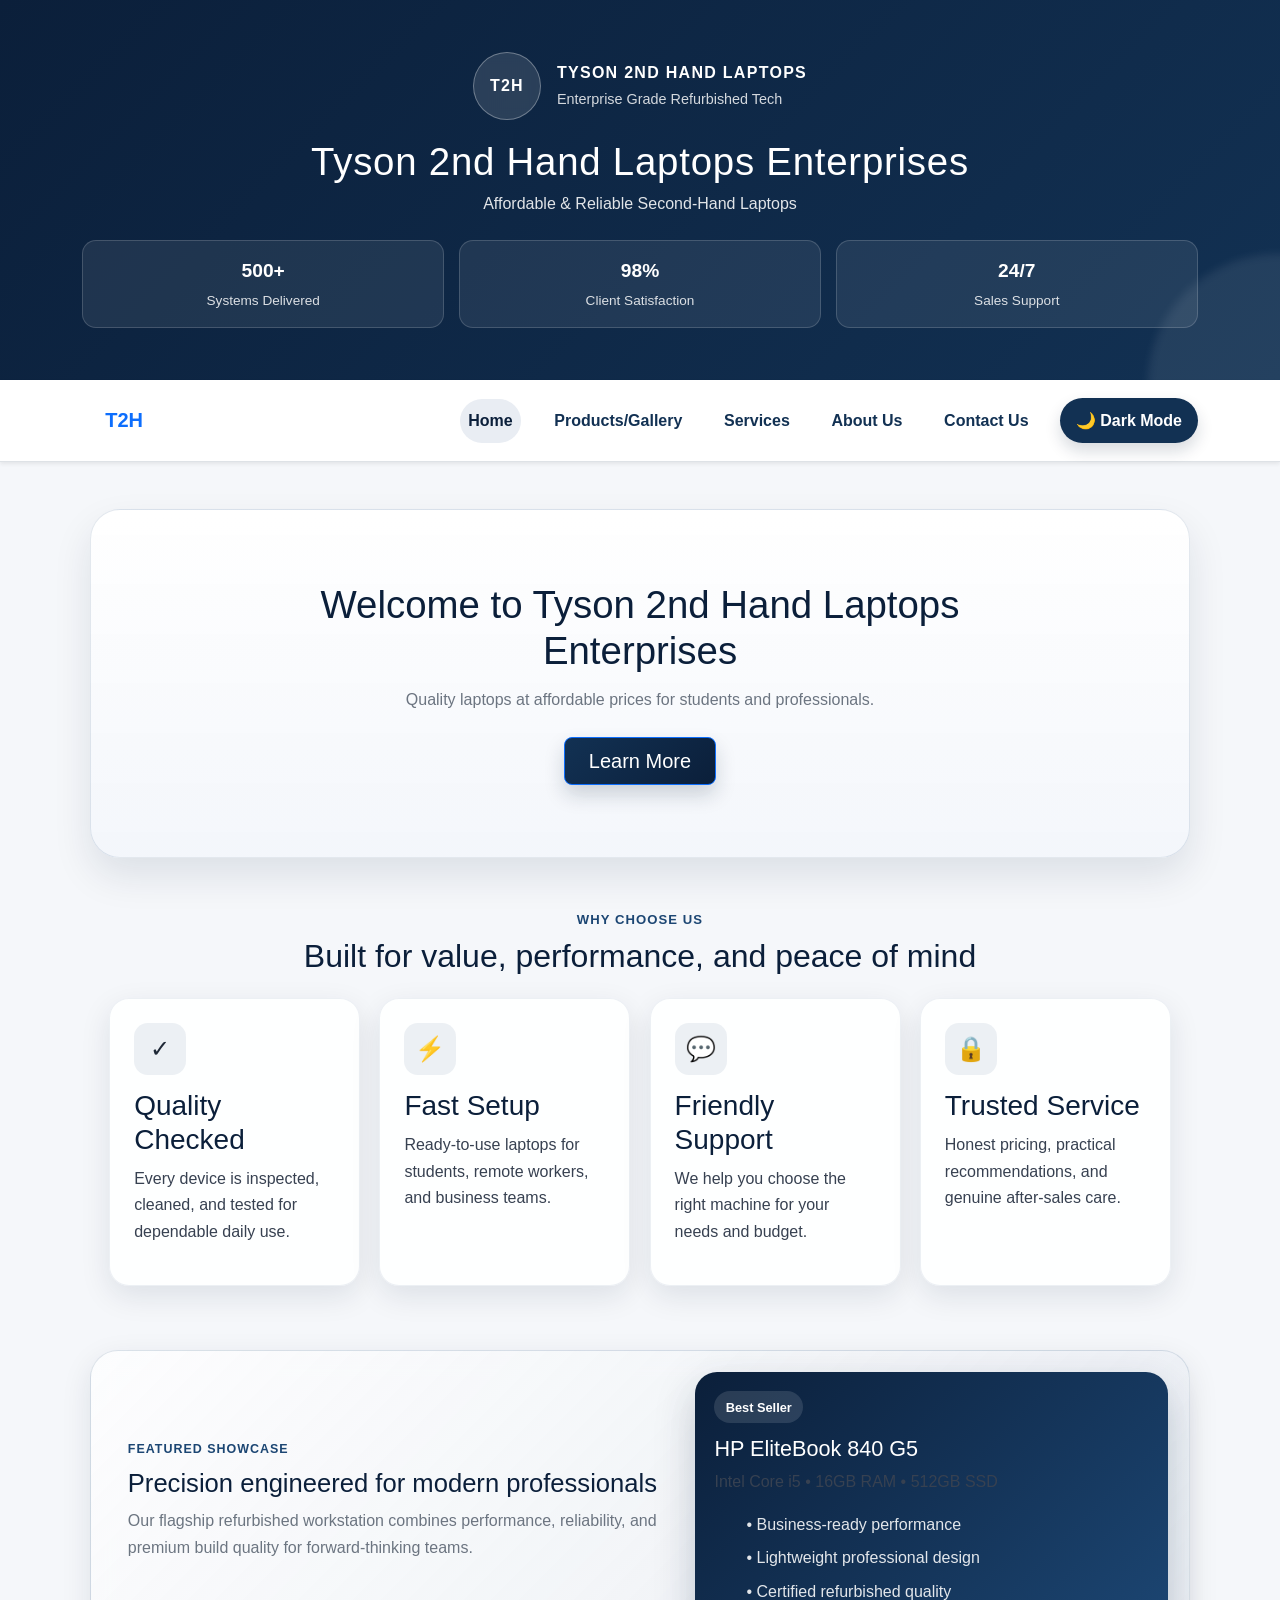
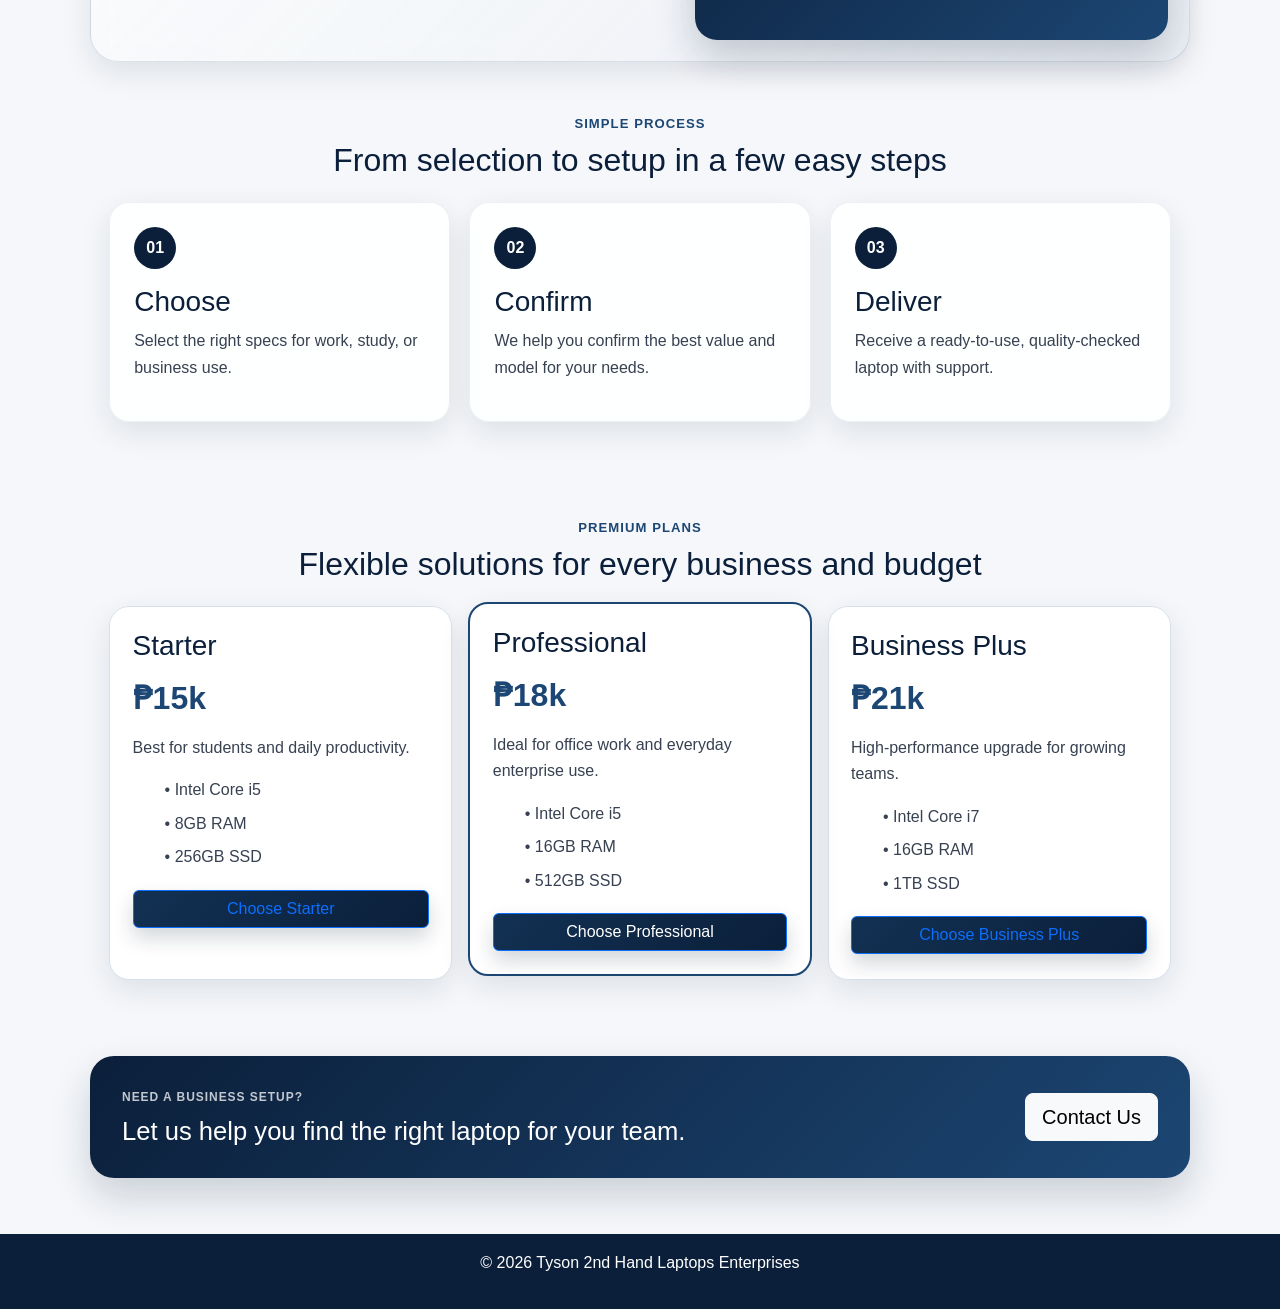
<file: index.html>
<!DOCTYPE html>
<html lang="en">

<head>
    <meta charset="UTF-8">
    <meta name="viewport" content="width=device-width, initial-scale=1.0">
    <title>Tyson 2nd Hand Laptops Enterprises</title>
    <link href="https://cdn.jsdelivr.net/npm/bootstrap@5.3.3/dist/css/bootstrap.min.css" rel="stylesheet">
    <link rel="stylesheet" href="CSS/style.css">
</head>

<body>

    <header>
        <div class="logo-strip">
            <div class="logo-badge">T2H</div>
            <div class="logo-copy">
                <strong>Tyson 2nd Hand Laptops</strong>
                <span>Enterprise Grade Refurbished Tech</span>
            </div>
        </div>
        <h1>Tyson 2nd Hand Laptops Enterprises</h1>
        <p>Affordable & Reliable Second-Hand Laptops</p>

        <div class="brand-stats container">
            <div class="brand-stat">
                <strong>500+</strong>
                <span>Systems Delivered</span>
            </div>
            <div class="brand-stat">
                <strong>98%</strong>
                <span>Client Satisfaction</span>
            </div>
            <div class="brand-stat">
                <strong>24/7</strong>
                <span>Sales Support</span>
            </div>
        </div>
    </header>

    <nav class="navbar navbar-expand-lg bg-white border-bottom shadow-sm sticky-top">
        <div class="container">
            <a class="navbar-brand fw-bold text-primary" href="index.html">T2H</a>
            <button class="navbar-toggler" type="button" data-bs-toggle="collapse" data-bs-target="#mainNav"
                aria-controls="mainNav" aria-expanded="false" aria-label="Toggle navigation">
                <span class="navbar-toggler-icon"></span>
            </button>
            <div class="collapse navbar-collapse" id="mainNav">
                <ul class="navbar-nav ms-auto align-items-lg-center gap-lg-2">
                    <li class="nav-item"><a class="nav-link active" href="index.html">Home</a></li>
                    <li class="nav-item"><a class="nav-link" href="pages/product.html">Products/Gallery</a></li>
                    <li class="nav-item"><a class="nav-link" href="pages/services.html">Services</a></li>
                    <li class="nav-item"><a class="nav-link" href="pages/about.html">About Us</a></li>
                    <li class="nav-item"><a class="nav-link" href="pages/contact.html">Contact Us</a></li>
                    <li class="nav-item">
                        <button id="themeToggle" class="btn btn-primary rounded-pill px-3 theme-toggle" type="button"
                            aria-label="Toggle dark mode">🌙 Dark Mode</button>
                    </li>
                </ul>
            </div>
        </div>
    </nav>

    <main class="container py-4">
        <section class="hero reveal float-in">
            <div class="row justify-content-center">
                <div class="col-lg-8 text-center">
                    <h2>Welcome to Tyson 2nd Hand Laptops Enterprises</h2>
                    <p>Quality laptops at affordable prices for students and professionals.</p>
                    <button class="btn btn-primary btn-lg px-4" onclick="showMessage()">Learn More</button>
                </div>
            </div>
        </section>

        <section class="reveal py-5">
            <div class="section-heading">
                <span>Why choose us</span>
                <h2>Built for value, performance, and peace of mind</h2>
            </div>

            <div class="feature-grid">
                <article class="feature-card">
                    <div class="feature-icon">✓</div>
                    <h3>Quality Checked</h3>
                    <p>Every device is inspected, cleaned, and tested for dependable daily use.</p>
                </article>
                <article class="feature-card">
                    <div class="feature-icon">⚡</div>
                    <h3>Fast Setup</h3>
                    <p>Ready-to-use laptops for students, remote workers, and business teams.</p>
                </article>
                <article class="feature-card">
                    <div class="feature-icon">💬</div>
                    <h3>Friendly Support</h3>
                    <p>We help you choose the right machine for your needs and budget.</p>
                </article>
                <article class="feature-card">
                    <div class="feature-icon">🔒</div>
                    <h3>Trusted Service</h3>
                    <p>Honest pricing, practical recommendations, and genuine after-sales care.</p>
                </article>
            </div>
        </section>

        <section class="showcase-banner reveal">
            <div class="showcase-grid">
                <div class="showcase-copy">
                    <span>Featured Showcase</span>
                    <h3>Precision engineered for modern professionals</h3>
                    <p>Our flagship refurbished workstation combines performance, reliability, and premium build quality
                        for
                        forward-thinking teams.</p>
                </div>

                <div class="showcase-product">
                    <div class="product-tag">Best Seller</div>
                    <h4>HP EliteBook 840 G5</h4>
                    <p>Intel Core i5 • 16GB RAM • 512GB SSD</p>
                    <ul>
                        <li>• Business-ready performance</li>
                        <li>• Lightweight professional design</li>
                        <li>• Certified refurbished quality</li>
                    </ul>
                </div>
            </div>
        </section>

        <section class="reveal py-5">
            <div class="section-heading">
                <span>Simple process</span>
                <h2>From selection to setup in a few easy steps</h2>
            </div>

            <div class="step-grid">
                <div class="step-card">
                    <span>01</span>
                    <h3>Choose</h3>
                    <p>Select the right specs for work, study, or business use.</p>
                </div>
                <div class="step-card">
                    <span>02</span>
                    <h3>Confirm</h3>
                    <p>We help you confirm the best value and model for your needs.</p>
                </div>
                <div class="step-card">
                    <span>03</span>
                    <h3>Deliver</h3>
                    <p>Receive a ready-to-use, quality-checked laptop with support.</p>
                </div>
            </div>
        </section>

        <section class="reveal">
            <div class="section-heading">
                <span>Premium Plans</span>
                <h2>Flexible solutions for every business and budget</h2>
            </div>

            <div class="pricing-table">
                <div class="price-card">
                    <h3>Starter</h3>
                    <div class="price">₱15k</div>
                    <p>Best for students and daily productivity.</p>
                    <ul>
                        <li>• Intel Core i5</li>
                        <li>• 8GB RAM</li>
                        <li>• 256GB SSD</li>
                    </ul>
                    <button type="button" class="btn btn-outline-primary w-100">Choose Starter</button>
                </div>

                <div class="price-card featured">
                    <h3>Professional</h3>
                    <div class="price">₱18k</div>
                    <p>Ideal for office work and everyday enterprise use.</p>
                    <ul>
                        <li>• Intel Core i5</li>
                        <li>• 16GB RAM</li>
                        <li>• 512GB SSD</li>
                    </ul>
                    <button type="button" class="btn btn-primary w-100">Choose Professional</button>
                </div>

                <div class="price-card">
                    <h3>Business Plus</h3>
                    <div class="price">₱21k</div>
                    <p>High-performance upgrade for growing teams.</p>
                    <ul>
                        <li>• Intel Core i7</li>
                        <li>• 16GB RAM</li>
                        <li>• 1TB SSD</li>
                    </ul>
                    <button type="button" class="btn btn-outline-primary w-100">Choose Business Plus</button>
                </div>
            </div>
        </section>

        <section class="reveal cta-strip">
            <div>
                <span>Need a business setup?</span>
                <h3>Let us help you find the right laptop for your team.</h3>
            </div>
            <a class="btn btn-light btn-lg" href="pages/contact.html">Contact Us</a>
        </section>
    </main>

    <footer>
        <p>&copy; 2026 Tyson 2nd Hand Laptops Enterprises</p>
    </footer>

    <script src="https://cdn.jsdelivr.net/npm/bootstrap@5.3.3/dist/js/bootstrap.bundle.min.js"></script>
    <script src="JS/script.js"></script>
</body>

</html>
</file>
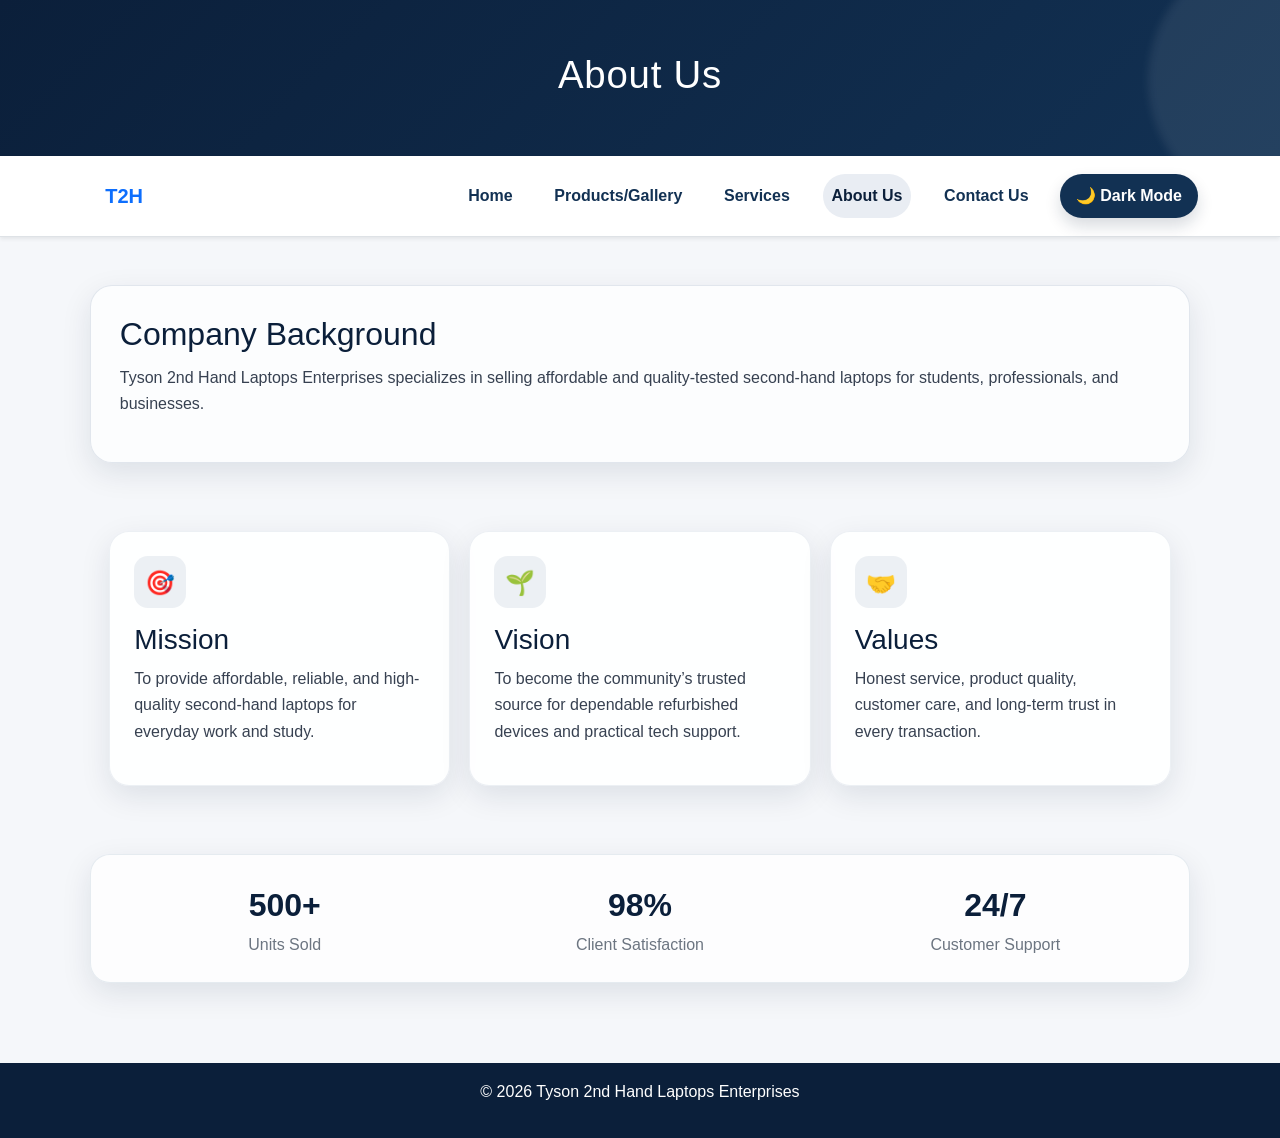
<file: pages/about.html>
<!DOCTYPE html>
<html lang="en">

<head>
    <meta charset="UTF-8">
    <meta name="viewport" content="width=device-width, initial-scale=1.0">
    <title>About Us</title>
    <link href="https://cdn.jsdelivr.net/npm/bootstrap@5.3.3/dist/css/bootstrap.min.css" rel="stylesheet">
    <link rel="stylesheet" href="../CSS/style.css">
</head>

<body>

    <header>
        <h1>About Us</h1>
    </header>

    <nav class="navbar navbar-expand-lg bg-white border-bottom shadow-sm sticky-top">
        <div class="container">
            <a class="navbar-brand fw-bold text-primary" href="../index.html">T2H</a>
            <button class="navbar-toggler" type="button" data-bs-toggle="collapse" data-bs-target="#mainNav"
                aria-controls="mainNav" aria-expanded="false" aria-label="Toggle navigation">
                <span class="navbar-toggler-icon"></span>
            </button>
            <div class="collapse navbar-collapse" id="mainNav">
                <ul class="navbar-nav ms-auto align-items-lg-center gap-lg-2">
                    <li class="nav-item"><a class="nav-link" href="../index.html">Home</a></li>
                    <li class="nav-item"><a class="nav-link" href="product.html">Products/Gallery</a></li>
                    <li class="nav-item"><a class="nav-link" href="services.html">Services</a></li>
                    <li class="nav-item"><a class="nav-link active" href="about.html">About Us</a></li>
                    <li class="nav-item"><a class="nav-link" href="contact.html">Contact Us</a></li>
                    <li class="nav-item">
                        <button id="themeToggle" class="btn btn-primary rounded-pill px-3 theme-toggle" type="button"
                            aria-label="Toggle dark mode">🌙 Dark Mode</button>
                    </li>
                </ul>
            </div>
        </div>
    </nav>

    <main class="container py-5">
        <section class="page-intro reveal">
            <h2>Company Background</h2>
            <p>
                Tyson 2nd Hand Laptops Enterprises specializes in selling affordable and quality-tested second-hand
                laptops for students, professionals, and businesses.
            </p>
        </section>

        <section class="feature-grid reveal">
            <article class="feature-card">
                <div class="feature-icon">🎯</div>
                <h3>Mission</h3>
                <p>To provide affordable, reliable, and high-quality second-hand laptops for everyday work and study.
                </p>
            </article>
            <article class="feature-card">
                <div class="feature-icon">🌱</div>
                <h3>Vision</h3>
                <p>To become the community’s trusted source for dependable refurbished devices and practical tech
                    support.</p>
            </article>
            <article class="feature-card">
                <div class="feature-icon">🤝</div>
                <h3>Values</h3>
                <p>Honest service, product quality, customer care, and long-term trust in every transaction.</p>
            </article>
        </section>

        <section class="stats-panel reveal">
            <div>
                <strong>500+</strong>
                <span>Units Sold</span>
            </div>
            <div>
                <strong>98%</strong>
                <span>Client Satisfaction</span>
            </div>
            <div>
                <strong>24/7</strong>
                <span>Customer Support</span>
            </div>
        </section>
    </main>

    <footer>
        <p>&copy; 2026 Tyson 2nd Hand Laptops Enterprises</p>
    </footer>

    <script src="https://cdn.jsdelivr.net/npm/bootstrap@5.3.3/dist/js/bootstrap.bundle.min.js"></script>
    <script src="../JS/script.js"></script>
</body>

</html>
</file>
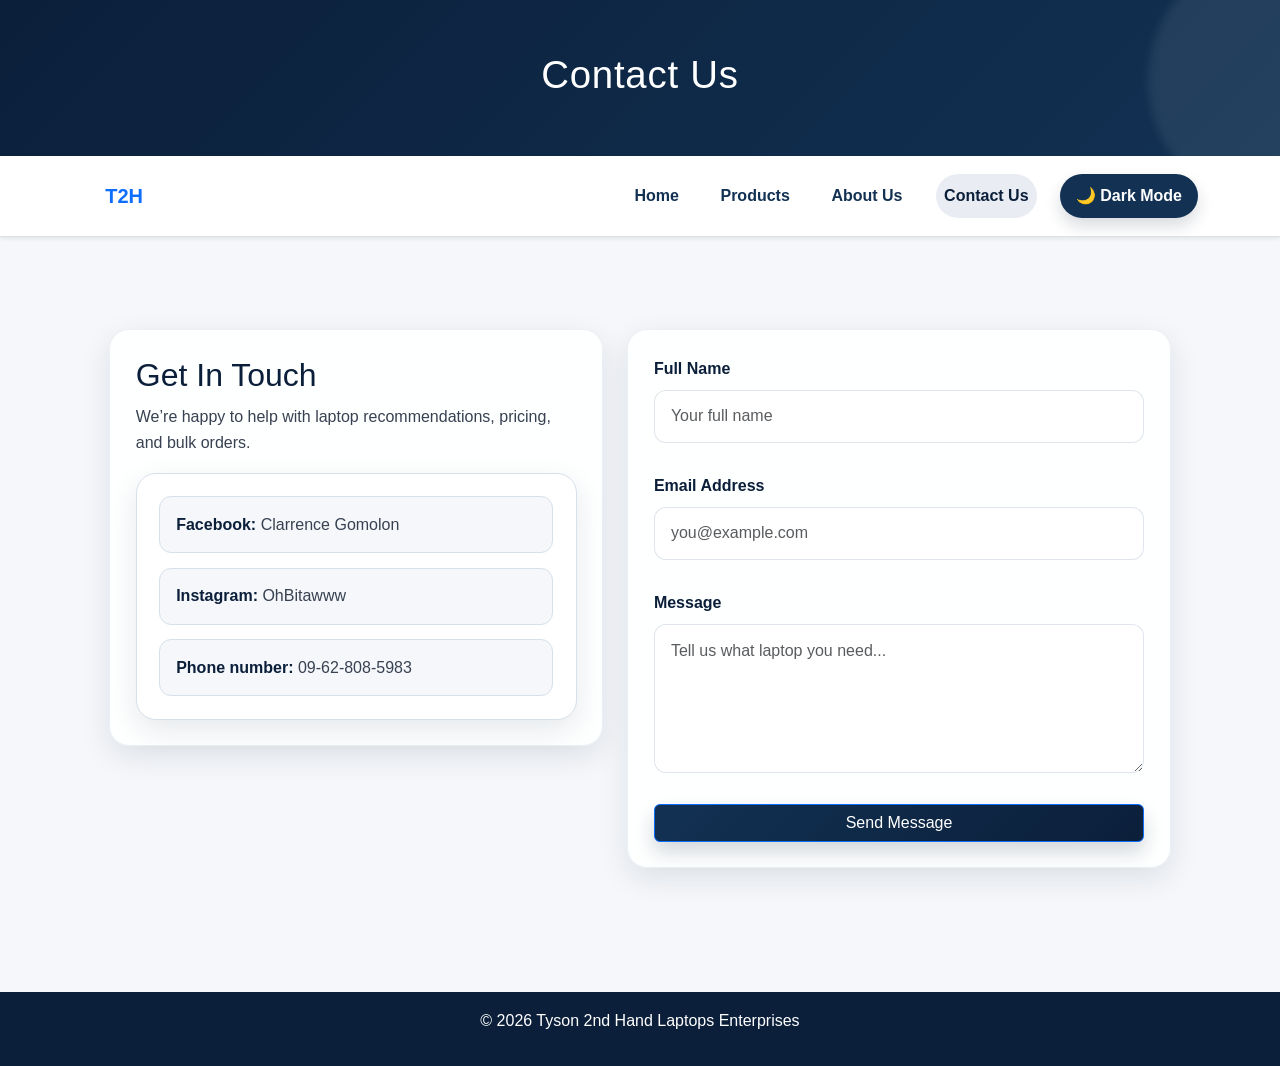
<file: pages/contact.html>
<!DOCTYPE html>
<html lang="en">

<head>
    <meta charset="UTF-8">
    <meta name="viewport" content="width=device-width, initial-scale=1.0">
    <title>Contact Us</title>
    <link href="https://cdn.jsdelivr.net/npm/bootstrap@5.3.3/dist/css/bootstrap.min.css" rel="stylesheet">
    <link rel="stylesheet" href="../CSS/style.css">
</head>

<body>

    <header>
        <h1>Contact Us</h1>
    </header>

    <nav class="navbar navbar-expand-lg bg-white border-bottom shadow-sm sticky-top">
        <div class="container">
            <a class="navbar-brand fw-bold text-primary" href="../index.html">T2H</a>
            <button class="navbar-toggler" type="button" data-bs-toggle="collapse" data-bs-target="#mainNav"
                aria-controls="mainNav" aria-expanded="false" aria-label="Toggle navigation">
                <span class="navbar-toggler-icon"></span>
            </button>
            <div class="collapse navbar-collapse" id="mainNav">
                <ul class="navbar-nav ms-auto align-items-lg-center gap-lg-2">
                    <li class="nav-item"><a class="nav-link" href="../index.html">Home</a></li>
                    <li class="nav-item"><a class="nav-link" href="product.html">Products</a></li>
                    <li class="nav-item"><a class="nav-link" href="about.html">About Us</a></li>
                    <li class="nav-item"><a class="nav-link active" href="contact.html">Contact Us</a></li>
                    <li class="nav-item">
                        <button id="themeToggle" class="btn btn-primary rounded-pill px-3 theme-toggle" type="button"
                            aria-label="Toggle dark mode">🌙 Dark Mode</button>
                    </li>
                </ul>
            </div>
        </div>
    </nav>

    <main class="container py-5">
        <section class="contact-layout">
            <div class="contact-panel">
                <h2>Get In Touch</h2>
                <p>We’re happy to help with laptop recommendations, pricing, and bulk orders.</p>

                <div class="contact-details">
                    <p><strong>Facebook:</strong> Clarrence Gomolon</p>
                    <p><strong>Instagram:</strong> OhBitawww</p>
                    <p><strong>Phone number:</strong> 09-62-808-5983</p>
                </div>
            </div>

            <form id="contactForm" class="contact-form">
                <div class="mb-3">
                    <label for="name" class="form-label">Full Name</label>
                    <input id="name" name="name" type="text" class="form-control" placeholder="Your full name" required>
                </div>
                <div class="mb-3">
                    <label for="email" class="form-label">Email Address</label>
                    <input id="email" name="email" type="email" class="form-control" placeholder="you@example.com"
                        required>
                </div>
                <div class="mb-3">
                    <label for="message" class="form-label">Message</label>
                    <textarea id="message" name="message" class="form-control" rows="5"
                        placeholder="Tell us what laptop you need..." required></textarea>
                </div>
                <button type="submit" class="btn btn-primary w-100">Send Message</button>
            </form>
        </section>
    </main>

    <footer>
        <p>&copy; 2026 Tyson 2nd Hand Laptops Enterprises</p>
    </footer>

    <script src="https://cdn.jsdelivr.net/npm/bootstrap@5.3.3/dist/js/bootstrap.bundle.min.js"></script>
    <script src="../JS/script.js"></script>
</body>

</html>
</file>
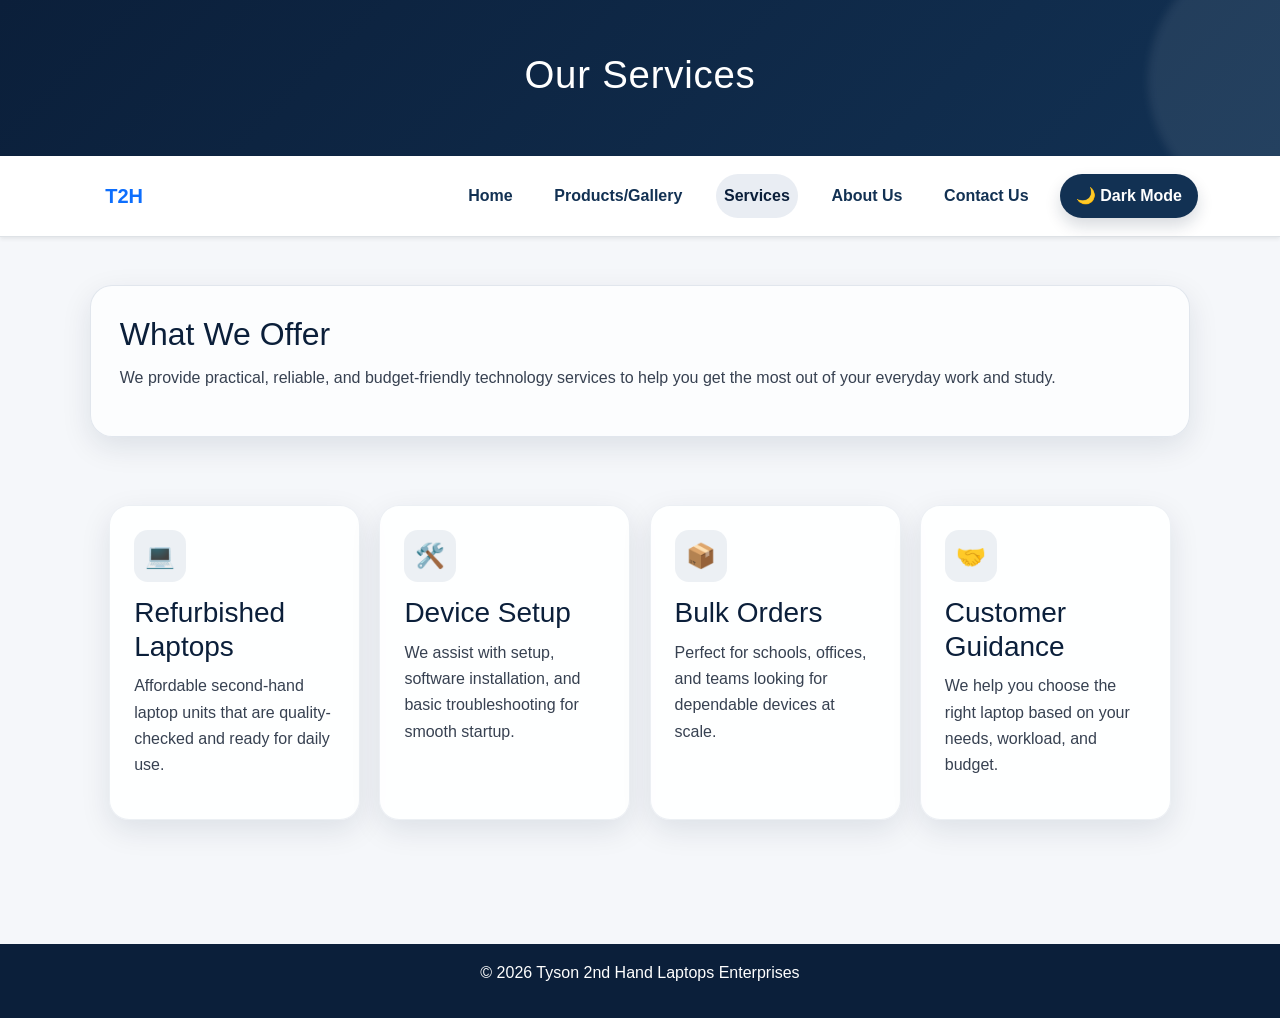
<file: pages/services.html>
<!DOCTYPE html>
<html lang="en">

<head>
    <meta charset="UTF-8">
    <meta name="viewport" content="width=device-width, initial-scale=1.0">
    <title>Services</title>
    <link href="https://cdn.jsdelivr.net/npm/bootstrap@5.3.3/dist/css/bootstrap.min.css" rel="stylesheet">
    <link rel="stylesheet" href="../CSS/style.css">
</head>

<body>

    <header>
        <h1>Our Services</h1>
    </header>

    <nav class="navbar navbar-expand-lg bg-white border-bottom shadow-sm sticky-top">
        <div class="container">
            <a class="navbar-brand fw-bold text-primary" href="../index.html">T2H</a>
            <button class="navbar-toggler" type="button" data-bs-toggle="collapse" data-bs-target="#mainNav"
                aria-controls="mainNav" aria-expanded="false" aria-label="Toggle navigation">
                <span class="navbar-toggler-icon"></span>
            </button>
            <div class="collapse navbar-collapse" id="mainNav">
                <ul class="navbar-nav ms-auto align-items-lg-center gap-lg-2">
                    <li class="nav-item"><a class="nav-link" href="../index.html">Home</a></li>
                    <li class="nav-item"><a class="nav-link" href="product.html">Products/Gallery</a></li>
                    <li class="nav-item"><a class="nav-link active" href="services.html">Services</a></li>
                    <li class="nav-item"><a class="nav-link" href="about.html">About Us</a></li>
                    <li class="nav-item"><a class="nav-link" href="contact.html">Contact Us</a></li>
                    <li class="nav-item">
                        <button id="themeToggle" class="btn btn-primary rounded-pill px-3 theme-toggle" type="button"
                            aria-label="Toggle dark mode">🌙 Dark Mode</button>
                    </li>
                </ul>
            </div>
        </div>
    </nav>

    <main class="container py-5">
        <section class="page-intro reveal">
            <h2>What We Offer</h2>
            <p>
                We provide practical, reliable, and budget-friendly technology services to help you get the most out of
                your everyday work and study.
            </p>
        </section>

        <section class="feature-grid reveal">
            <article class="feature-card">
                <div class="feature-icon">💻</div>
                <h3>Refurbished Laptops</h3>
                <p>Affordable second-hand laptop units that are quality-checked and ready for daily use.</p>
            </article>
            <article class="feature-card">
                <div class="feature-icon">🛠️</div>
                <h3>Device Setup</h3>
                <p>We assist with setup, software installation, and basic troubleshooting for smooth startup.</p>
            </article>
            <article class="feature-card">
                <div class="feature-icon">📦</div>
                <h3>Bulk Orders</h3>
                <p>Perfect for schools, offices, and teams looking for dependable devices at scale.</p>
            </article>
            <article class="feature-card">
                <div class="feature-icon">🤝</div>
                <h3>Customer Guidance</h3>
                <p>We help you choose the right laptop based on your needs, workload, and budget.</p>
            </article>
        </section>
    </main>

    <footer>
        <p>&copy; 2026 Tyson 2nd Hand Laptops Enterprises</p>
    </footer>

    <script src="https://cdn.jsdelivr.net/npm/bootstrap@5.3.3/dist/js/bootstrap.bundle.min.js"></script>
    <script src="../JS/script.js"></script>
</body>

</html>
</file>
<file: CSS/style.css>
:root {
    --navy-900: #0b1f3a;
    --navy-800: #123153;
    --navy-700: #1c4673;
    --white: #ffffff;
    --gray-50: #f5f7fa;
    --gray-100: #e9edf3;
    --gray-200: #d8e0ea;
    --gray-500: #6c7581;
    --gray-700: #374151;
    --text: #1f2937;
    --accent: #f3f5f8;
    --shadow: 0 10px 30px rgba(11, 31, 58, 0.10);
}

body.dark-mode {
    --gray-50: #0b1220;
    --gray-100: #162033;
    --gray-200: #1f2c42;
    --gray-500: #9aa5b5;
    --gray-700: #dbe3ef;
    --text: #e6edf7;
    --white: #111827;
    --accent: #0f172a;
    --shadow: 0 12px 28px rgba(0, 0, 0, 0.38);
}

* {
    margin: 0;
    padding: 0;
    box-sizing: border-box;
    font-family: Arial, Helvetica, sans-serif;
}

body {
    background: var(--gray-50);
    color: var(--text);
    line-height: 1.65;
    transition: background 0.25s ease, color 0.25s ease;
}

html {
    scroll-behavior: smooth;
}

header {
    background: linear-gradient(135deg, var(--navy-900), var(--navy-800));
    color: var(--white);
    text-align: center;
    padding: 3.25rem 1.25rem;
    position: relative;
    overflow: hidden;
}

header::before {
    content: "";
    position: absolute;
    inset: auto -10% -35% auto;
    width: 260px;
    height: 260px;
    border-radius: 50%;
    background: rgba(255, 255, 255, 0.08);
    filter: blur(4px);
}

header h1 {
    font-size: clamp(2rem, 3vw, 3rem);
    letter-spacing: 0.02em;
    margin-bottom: 0.35rem;
}

header p {
    color: rgba(255, 255, 255, 0.88);
    font-size: 1rem;
}

nav {
    background: #ffffff;
    border-bottom: 1px solid var(--gray-200);
    padding: 0.9rem 1rem;
    text-align: center;
    position: sticky;
    top: 0;
    z-index: 10;
    box-shadow: 0 4px 12px rgba(11, 31, 58, 0.08);
}

nav a {
    display: inline-block;
    color: var(--navy-800);
    text-decoration: none;
    font-weight: 700;
    margin: 0.35rem 0.55rem;
    padding: 0.55rem 0.9rem;
    border-radius: 999px;
    transition: 0.2s ease;
}

nav a:hover,
nav a:focus-visible {
    background: var(--gray-100);
    color: var(--navy-900);
}

.theme-toggle {
    background: var(--navy-800);
    color: var(--white);
    border: none;
    border-radius: 999px;
    padding: 0.65rem 1rem;
    font-weight: 700;
    cursor: pointer;
    transition: transform 0.2s ease, box-shadow 0.2s ease, background 0.2s ease;
    box-shadow: 0 8px 16px rgba(11, 31, 58, 0.16);
}

.theme-toggle:hover {
    transform: translateY(-1px);
    background: var(--navy-700);
}

.hero {
    text-align: center;
    padding: 4.5rem 1.25rem;
    background: linear-gradient(180deg, rgba(255, 255, 255, 0.92), rgba(243, 246, 251, 0.95));
    border: 1px solid rgba(28, 70, 115, 0.12);
    border-radius: 30px;
    box-shadow: 0 18px 38px rgba(11, 31, 58, 0.10);
    backdrop-filter: blur(12px);
    margin: 1.4rem auto 0;
    max-width: 1100px;
}

body.dark-mode .hero {
    background: linear-gradient(180deg, rgba(17, 24, 39, 0.85), rgba(15, 23, 42, 0.92));
    border-color: rgba(255, 255, 255, 0.08);
}

.hero h2 {
    font-size: clamp(1.9rem, 3vw, 2.8rem);
    color: var(--navy-900);
    margin-bottom: 0.8rem;
}

.hero p {
    max-width: 750px;
    margin: 0 auto 1.5rem;
    color: var(--gray-500);
}

section {
    max-width: 1100px;
    margin: 0 auto;
    padding: 2.75rem 1.2rem;
}

section h2,
section h3 {
    color: var(--navy-900);
    margin-bottom: 0.9rem;
}

section p {
    color: var(--gray-700);
}

.products-grid {
    display: grid;
    grid-template-columns: repeat(auto-fit, minmax(240px, 1fr));
    gap: 1.15rem;
}

.product {
    background: var(--white);
    border: 1px solid var(--gray-200);
    border-radius: 18px;
    overflow: hidden;
    box-shadow: var(--shadow);
    transition: transform 0.22s ease, box-shadow 0.22s ease, border-color 0.22s ease;
}

.product:hover {
    transform: translateY(-6px);
    box-shadow: 0 18px 36px rgba(11, 31, 58, 0.16);
    border-color: #b8c7da;
}

.product-image {
    display: block;
    width: 100%;
    height: 220px;
    object-fit: cover;
    background: var(--gray-100);
}

.product-body {
    padding: 1.2rem 1.1rem 1.4rem;
}

.product h3 {
    color: var(--navy-800);
    margin-bottom: 0.5rem;
}

.product p {
    color: var(--gray-500);
}

.product-price {
    margin-top: 0.9rem;
}

.product strong {
    display: inline-block;
    margin-top: 0.4rem;
    color: var(--navy-900);
    font-size: 1.1rem;
}

form {
    max-width: 680px;
    background: var(--white);
    border: 1px solid var(--gray-200);
    border-radius: 18px;
    padding: 1.3rem;
    box-shadow: var(--shadow);
    display: grid;
    gap: 0.9rem;
}

input,
textarea {
    width: 100%;
    padding: 0.95rem 1rem;
    border: 1px solid var(--gray-200);
    border-radius: 12px;
    background: var(--white);
    color: var(--text);
    font-size: 1rem;
}

body.dark-mode input,
body.dark-mode textarea {
    background: #0b1220;
}

input:focus,
textarea:focus {
    outline: none;
    border-color: var(--navy-700);
    box-shadow: 0 0 0 3px rgba(28, 70, 115, 0.12);
}

textarea {
    min-height: 140px;
    resize: vertical;
}

button {
    padding: 0.95rem 1.25rem;
    background: linear-gradient(135deg, var(--navy-800), var(--navy-900));
    color: var(--white);
    border: none;
    border-radius: 999px;
    cursor: pointer;
    font-weight: 700;
    transition: transform 0.18s ease, box-shadow 0.18s ease, opacity 0.18s ease;
    box-shadow: 0 10px 20px rgba(11, 31, 58, 0.18);
}

button:hover {
    transform: translateY(-1px);
    box-shadow: 0 14px 24px rgba(11, 31, 58, 0.24);
}

footer {
    background: var(--navy-900);
    color: var(--white);
    text-align: center;
    padding: 1rem;
    margin-top: 2rem;
}

.logo-strip {
    display: flex;
    align-items: center;
    justify-content: center;
    gap: 1rem;
    margin-bottom: 1.2rem;
    flex-wrap: wrap;
}

.logo-badge {
    width: 68px;
    height: 68px;
    border-radius: 50%;
    display: grid;
    place-items: center;
    background: rgba(255, 255, 255, 0.12);
    border: 1px solid rgba(255, 255, 255, 0.32);
    font-weight: 800;
    letter-spacing: 0.08em;
    backdrop-filter: blur(6px);
}

.logo-copy {
    text-align: left;
}

.logo-copy strong {
    display: block;
    font-size: 1rem;
    letter-spacing: 0.08em;
    text-transform: uppercase;
}

.logo-copy span {
    color: rgba(255, 255, 255, 0.82);
    font-size: 0.9rem;
}

.brand-stats {
    display: grid;
    grid-template-columns: repeat(auto-fit, minmax(160px, 1fr));
    gap: 0.9rem;
    margin-top: 1.4rem;
}

.brand-stat {
    padding: 0.9rem 1rem;
    border-radius: 14px;
    background: rgba(255, 255, 255, 0.08);
    border: 1px solid rgba(255, 255, 255, 0.16);
}

.brand-stat strong {
    display: block;
    font-size: 1.2rem;
}

.brand-stat span {
    font-size: 0.85rem;
    color: rgba(255, 255, 255, 0.84);
}

.section-heading {
    text-align: center;
    max-width: 700px;
    margin: 0 auto 1.4rem;
}

.section-heading span {
    display: inline-block;
    margin-bottom: 0.4rem;
    color: var(--navy-700);
    font-weight: 700;
    text-transform: uppercase;
    letter-spacing: 0.08em;
    font-size: 0.82rem;
}

.pricing-table {
    display: grid;
    grid-template-columns: repeat(auto-fit, minmax(230px, 1fr));
    gap: 1rem;
}

.price-card {
    background: var(--white);
    border: 1px solid var(--gray-200);
    border-radius: 20px;
    padding: 1.4rem;
    box-shadow: var(--shadow);
    transition: transform 0.22s ease, box-shadow 0.22s ease;
}

.price-card.featured {
    border: 2px solid var(--navy-700);
    transform: translateY(-4px);
}

.price-card:hover {
    transform: translateY(-5px);
    box-shadow: 0 18px 36px rgba(11, 31, 58, 0.16);
}

.price-card h3 {
    color: var(--navy-900);
    margin-bottom: 0.4rem;
}

.price-card .price {
    color: var(--navy-700);
    font-size: 2rem;
    font-weight: 800;
    margin: 0.6rem 0;
}

.price-card ul {
    list-style: none;
    margin: 1rem 0 1.2rem;
}

.price-card li {
    margin: 0.45rem 0;
    color: var(--gray-700);
}

.reveal {
    opacity: 0;
    transform: translateY(24px);
    transition: opacity 0.6s ease, transform 0.6s ease;
}

.reveal.visible {
    opacity: 1;
    transform: translateY(0);
}

.float-in {
    animation: floatIn 1s ease both;
}

@keyframes floatIn {
    from {
        opacity: 0;
        transform: translateY(18px);
    }

    to {
        opacity: 1;
        transform: translateY(0);
    }
}

.showcase-banner {
    margin-top: 1rem;
    padding: 1.3rem;
    border-radius: 28px;
    background: linear-gradient(135deg, rgba(255, 255, 255, 0.72), rgba(233, 237, 243, 0.92));
    border: 1px solid rgba(28, 70, 115, 0.14);
    box-shadow: var(--shadow);
    backdrop-filter: blur(12px);
}

body.dark-mode .showcase-banner {
    background: linear-gradient(135deg, rgba(17, 24, 39, 0.85), rgba(15, 23, 42, 0.96));
    border-color: rgba(255, 255, 255, 0.08);
}

.showcase-grid {
    display: grid;
    grid-template-columns: 1.2fr 1fr;
    gap: 1rem;
    align-items: center;
}

.showcase-copy {
    padding: 1rem;
}

.showcase-copy span {
    display: inline-block;
    margin-bottom: 0.5rem;
    color: var(--navy-700);
    font-weight: 700;
    letter-spacing: 0.08em;
    text-transform: uppercase;
    font-size: 0.78rem;
}

.showcase-copy h3 {
    font-size: clamp(1.6rem, 2vw, 2.2rem);
    margin-bottom: 0.6rem;
}

.showcase-copy p {
    max-width: 580px;
    color: var(--gray-500);
}

.showcase-product {
    background: linear-gradient(135deg, var(--navy-900), var(--navy-700));
    border-radius: 22px;
    padding: 1.2rem;
    color: var(--white);
    box-shadow: 0 16px 40px rgba(11, 31, 58, 0.22);
}

.showcase-product .product-tag {
    display: inline-block;
    margin-bottom: 0.8rem;
    padding: 0.35rem 0.7rem;
    border-radius: 999px;
    background: rgba(255, 255, 255, 0.12);
    font-size: 0.8rem;
    font-weight: 700;
}

.showcase-product h4 {
    margin-bottom: 0.45rem;
    font-size: 1.35rem;
}

.showcase-product ul {
    list-style: none;
    margin-top: 0.8rem;
}

.showcase-product li {
    margin: 0.45rem 0;
    color: rgba(255, 255, 255, 0.88);
}

.contact-details {
    max-width: 680px;
    background: var(--white);
    border: 1px solid var(--gray-200);
    border-radius: 20px;
    padding: 1.4rem;
    box-shadow: var(--shadow);
    display: grid;
    gap: 0.9rem;
}

.contact-details p {
    margin: 0;
    padding: 0.9rem 1rem;
    border-radius: 12px;
    background: var(--gray-50);
    border: 1px solid var(--gray-200);
}

.contact-details strong {
    color: var(--navy-900);
}

body.dark-mode .contact-details p {
    background: #0b1220;
    border-color: var(--gray-200);
}

body.dark-mode .feature-card,
body.dark-mode .step-card,
body.dark-mode .stats-panel,
body.dark-mode .contact-panel,
body.dark-mode .contact-form,
body.dark-mode .page-intro {
    background: rgba(15, 23, 42, 0.9);
    border-color: rgba(255, 255, 255, 0.08);
    color: var(--text);
}

body.dark-mode .feature-card p,
body.dark-mode .feature-card h3,
body.dark-mode .step-card p,
body.dark-mode .step-card h3,
body.dark-mode .page-intro p,
body.dark-mode .contact-panel p,
body.dark-mode .contact-panel h2,
body.dark-mode .contact-form label,
body.dark-mode .contact-form .form-control,
body.dark-mode .stats-panel span {
    color: var(--text);
}

body.dark-mode .feature-icon {
    background: rgba(255, 255, 255, 0.08);
}

.page-intro {
    background: rgba(255, 255, 255, 0.72);
    border: 1px solid rgba(28, 70, 115, 0.12);
    border-radius: 22px;
    padding: 1.8rem;
    margin-bottom: 1.5rem;
    box-shadow: var(--shadow);
}

.page-intro h2 {
    margin-bottom: 0.7rem;
}

.feature-grid {
    display: grid;
    grid-template-columns: repeat(auto-fit, minmax(220px, 1fr));
    gap: 1.2rem;
}

.feature-card,
.step-card,
.contact-panel,
.contact-form {
    background: rgba(255, 255, 255, 0.9);
    border: 1px solid rgba(28, 70, 115, 0.08);
    border-radius: 20px;
    box-shadow: var(--shadow);
}

.feature-card {
    padding: 1.5rem;
    transition: transform 0.2s ease, box-shadow 0.2s ease;
}

.feature-card:hover,
.step-card:hover {
    transform: translateY(-6px);
    box-shadow: 0 16px 32px rgba(11, 31, 58, 0.12);
}

.feature-icon {
    width: 52px;
    height: 52px;
    display: grid;
    place-items: center;
    border-radius: 14px;
    background: rgba(28, 70, 115, 0.08);
    font-size: 1.5rem;
    margin-bottom: 0.9rem;
}

.feature-card h3,
.step-card h3 {
    margin-bottom: 0.6rem;
}

.step-grid {
    display: grid;
    grid-template-columns: repeat(auto-fit, minmax(220px, 1fr));
    gap: 1.2rem;
}

.step-card {
    padding: 1.5rem;
}

.step-card span {
    display: inline-flex;
    width: 42px;
    height: 42px;
    align-items: center;
    justify-content: center;
    border-radius: 50%;
    background: var(--navy-900);
    color: var(--white);
    font-weight: 800;
    margin-bottom: 1rem;
}

.cta-strip {
    display: flex;
    align-items: center;
    justify-content: space-between;
    gap: 1rem;
    background: linear-gradient(135deg, var(--navy-900), var(--navy-700));
    border-radius: 24px;
    padding: 2rem;
    margin-top: 2rem;
    color: var(--white);
    box-shadow: 0 18px 38px rgba(11, 31, 58, 0.18);
}

.cta-strip span {
    display: block;
    margin-bottom: 0.5rem;
    color: rgba(255, 255, 255, 0.75);
    text-transform: uppercase;
    letter-spacing: 0.08em;
    font-size: 0.75rem;
    font-weight: 700;
}

.cta-strip h3 {
    margin: 0;
    color: var(--white);
    font-size: clamp(1.5rem, 2vw, 2rem);
}

.stats-panel {
    display: grid;
    grid-template-columns: repeat(auto-fit, minmax(170px, 1fr));
    gap: 1rem;
    margin-top: 1.5rem;
    background: rgba(255, 255, 255, 0.78);
    border: 1px solid rgba(28, 70, 115, 0.1);
    border-radius: 20px;
    padding: 1.5rem;
    box-shadow: var(--shadow);
}

.stats-panel div {
    text-align: center;
}

.stats-panel strong {
    display: block;
    color: var(--navy-900);
    font-size: 2rem;
}

.stats-panel span {
    color: var(--gray-500);
}

.contact-layout {
    display: grid;
    grid-template-columns: 1fr 1.1fr;
    gap: 1.5rem;
    align-items: start;
}

.contact-panel,
.contact-form {
    padding: 1.6rem;
}

.contact-panel h2 {
    margin-bottom: 0.6rem;
}

.contact-form .form-control {
    border: 1px solid rgba(28, 70, 115, 0.14);
    border-radius: 12px;
    padding: 0.85rem 1rem;
    background: var(--white);
    color: var(--text);
}

.contact-form .form-control:focus {
    border-color: var(--navy-700);
    box-shadow: 0 0 0 3px rgba(28, 70, 115, 0.12);
}

.contact-form label {
    color: var(--navy-900);
    font-weight: 600;
    margin-bottom: 0.45rem;
}

@media (max-width: 640px) {
    nav {
        padding: 0.75rem;
    }

    nav a {
        display: block;
        margin: 0.35rem 0;
    }

    .theme-toggle {
        display: block;
        width: 100%;
        margin-top: 0.5rem;
    }

    .hero {
        padding: 3rem 1rem;
    }

    section {
        padding: 1.6rem 1rem;
    }

    .logo-strip {
        flex-direction: column;
        text-align: center;
    }

    .logo-copy {
        text-align: center;
    }

    .showcase-grid {
        grid-template-columns: 1fr;
    }

    .cta-strip {
        flex-direction: column;
        text-align: center;
    }

    .contact-layout {
        grid-template-columns: 1fr;
    }

    .showcase-grid {
        grid-template-columns: 1fr;
    }
}

body.dark-mode .navbar,
body.dark-mode .navbar.bg-white {
    background-color: #0f172a !important;
    border-color: rgba(255, 255, 255, 0.08) !important;
}

body.dark-mode .navbar .nav-link,
body.dark-mode .navbar .navbar-brand {
    color: #e2e8f0 !important;
}

body.dark-mode .navbar .nav-link.active,
body.dark-mode .navbar .nav-link:hover,
body.dark-mode .navbar .nav-link:focus {
    color: #ffffff !important;
}

body.dark-mode .navbar .navbar-toggler {
    border-color: rgba(255, 255, 255, 0.3);
}

body.dark-mode .navbar .navbar-toggler-icon {
    filter: invert(1);
}

.navbar {
    padding-top: 0.8rem;
    padding-bottom: 0.8rem;
}

.navbar .nav-link {
    color: var(--navy-800);
    font-weight: 600;
    border-radius: 999px;
    padding: 0.55rem 0.9rem;
}

.navbar .nav-link:hover,
.navbar .nav-link:focus,
.navbar .nav-link.active {
    color: var(--navy-900);
    background: var(--gray-100);
}

.navbar .navbar-brand {
    color: var(--navy-900);
}

.navbar .theme-toggle {
    margin-left: 0.4rem;
}
</file>
